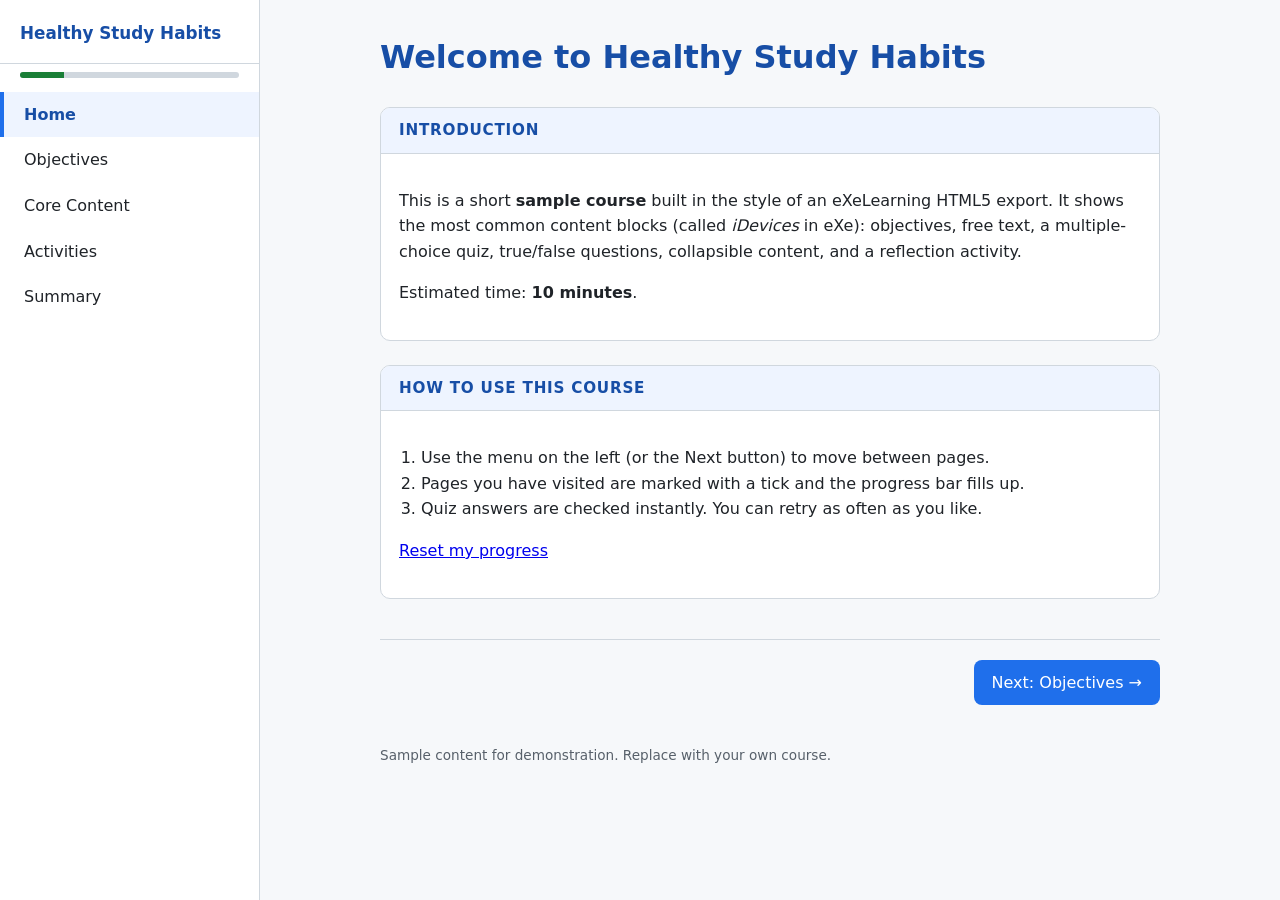
<file: index.html>
<!DOCTYPE html>
<html lang="en">
<head>
  <meta charset="utf-8">
  <meta name="viewport" content="width=device-width, initial-scale=1">
  <title>Home | Healthy Study Habits</title>
  <link rel="stylesheet" href="css/style.css">
</head>
<body>
<div class="layout">
  <nav class="sidebar">
    <p class="course-title">Healthy Study Habits</p>
    <div class="progress"><div></div></div>
    <ul>
      <li><a href="index.html">Home</a></li>
      <li><a href="objectives.html">Objectives</a></li>
      <li><a href="content.html">Core Content</a></li>
      <li><a href="activities.html">Activities</a></li>
      <li><a href="summary.html">Summary</a></li>
    </ul>
  </nav>

  <main>
    <h1>Welcome to Healthy Study Habits</h1>

    <div class="idevice">
      <h2 class="idevice-title">Introduction</h2>
      <div class="idevice-body">
        <p>This is a short <strong>sample course</strong> built in the style of an eXeLearning
        HTML5 export. It shows the most common content blocks (called <em>iDevices</em> in eXe):
        objectives, free text, a multiple-choice quiz, true/false questions, collapsible
        content, and a reflection activity.</p>
        <p>Estimated time: <strong>10 minutes</strong>.</p>
      </div>
    </div>

    <div class="idevice">
      <h2 class="idevice-title">How to use this course</h2>
      <div class="idevice-body">
        <ol>
          <li>Use the menu on the left (or the Next button) to move between pages.</li>
          <li>Pages you have visited are marked with a tick and the progress bar fills up.</li>
          <li>Quiz answers are checked instantly. You can retry as often as you like.</li>
        </ol>
        <p><a href="#" id="reset-progress">Reset my progress</a></p>
      </div>
    </div>

    <div class="pager">
      <span class="spacer">.</span>
      <a href="objectives.html">Next: Objectives &rarr;</a>
    </div>

    <footer>Sample content for demonstration. Replace with your own course.</footer>
  </main>
</div>
<script src="js/app.js"></script>
</body>
</html>
</file>
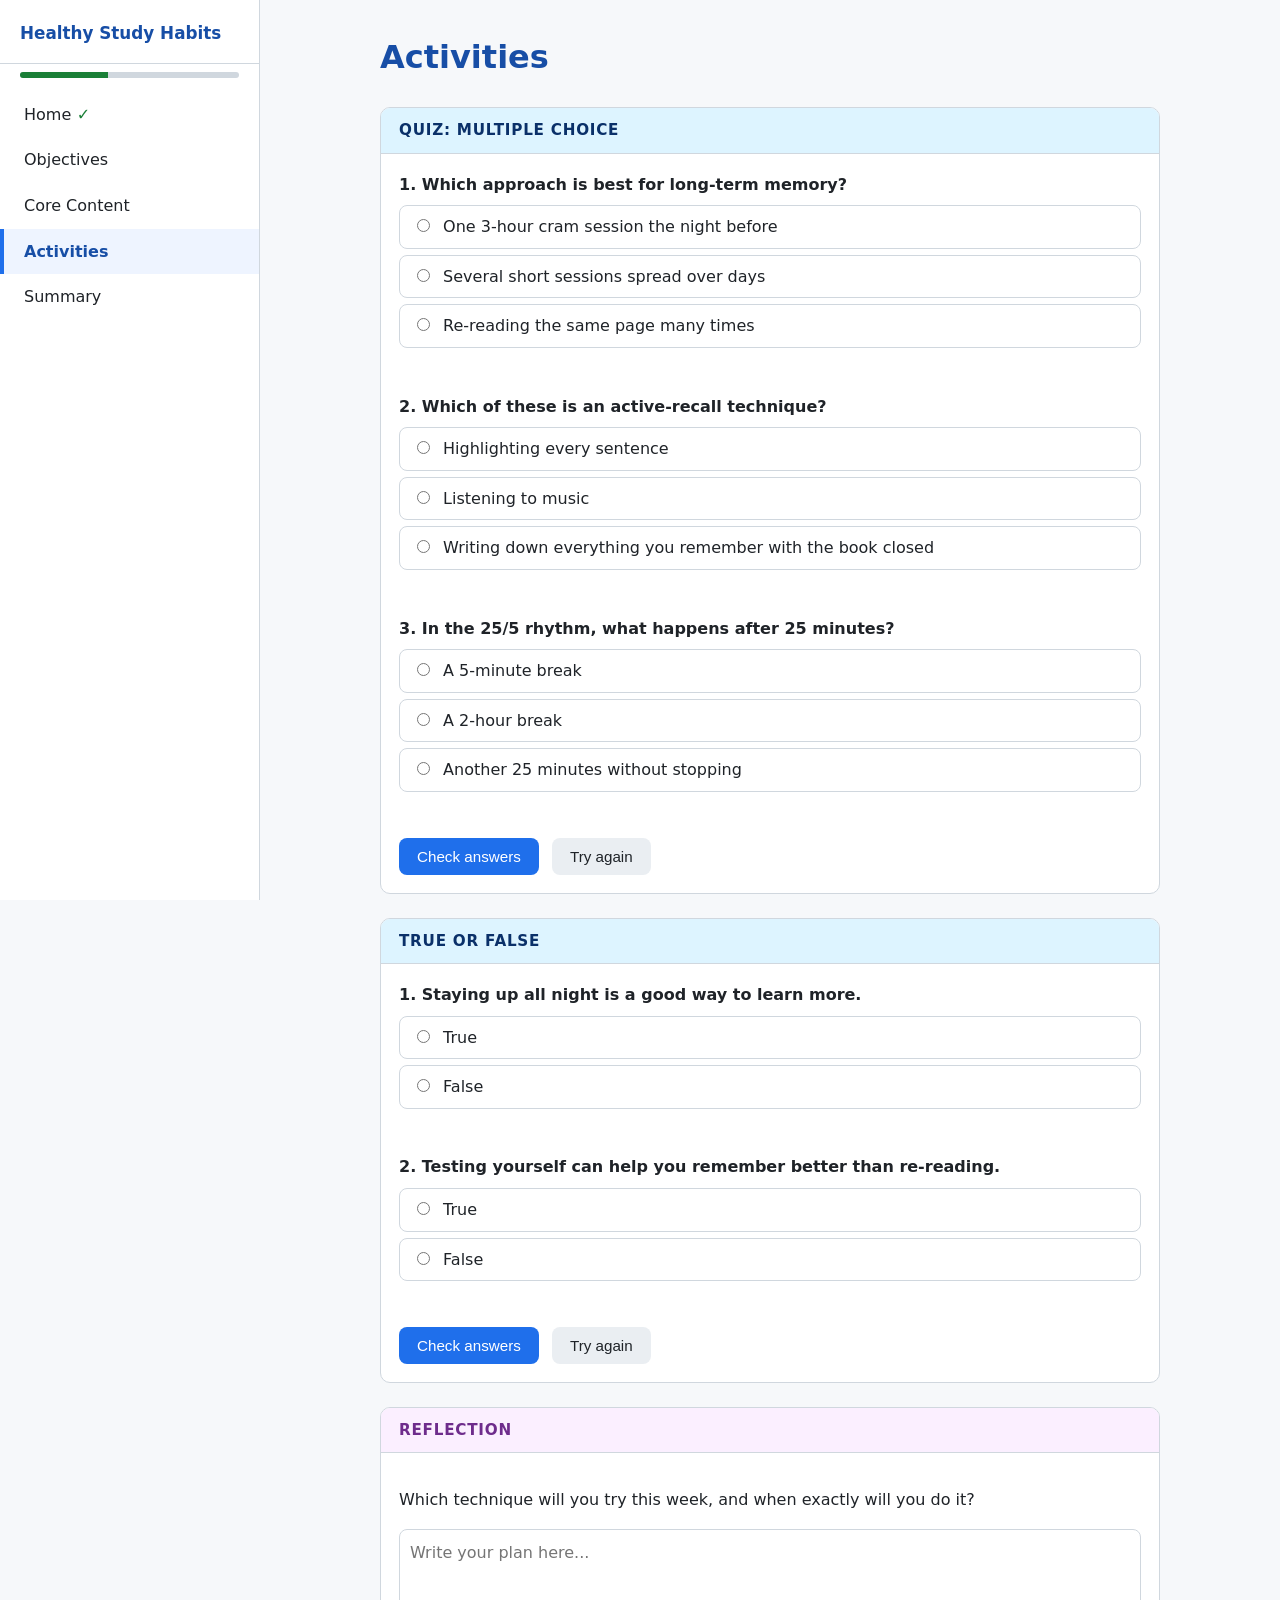
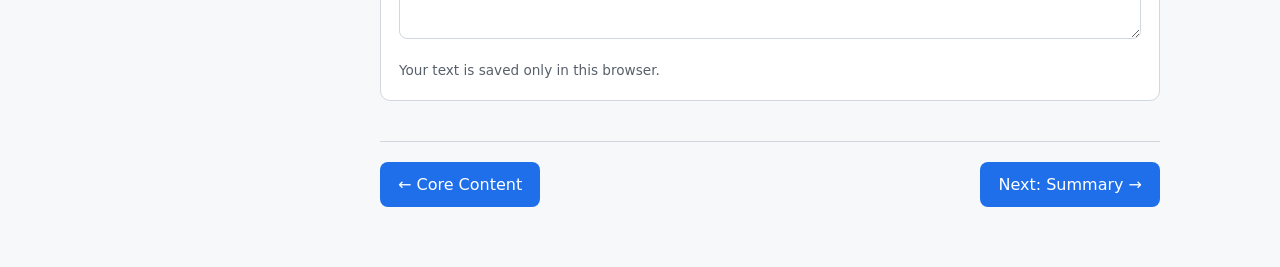
<file: activities.html>
<!DOCTYPE html>
<html lang="en">
<head>
  <meta charset="utf-8">
  <meta name="viewport" content="width=device-width, initial-scale=1">
  <title>Activities | Healthy Study Habits</title>
  <link rel="stylesheet" href="css/style.css">
</head>
<body>
<div class="layout">
  <nav class="sidebar">
    <p class="course-title">Healthy Study Habits</p>
    <div class="progress"><div></div></div>
    <ul>
      <li><a href="index.html">Home</a></li>
      <li><a href="objectives.html">Objectives</a></li>
      <li><a href="content.html">Core Content</a></li>
      <li><a href="activities.html">Activities</a></li>
      <li><a href="summary.html">Summary</a></li>
    </ul>
  </nav>

  <main>
    <h1>Activities</h1>

    <!-- Multiple choice -->
    <div class="idevice activity">
      <h2 class="idevice-title">Quiz: multiple choice</h2>
      <div class="idevice-body">
        <form class="quiz">
          <div class="question" data-answer="b"
               data-explain="Spacing sessions out strengthens long-term memory."
               data-hint="Think about spreading study over several days.">
            <div class="prompt">1. Which approach is best for long-term memory?</div>
            <div class="options">
              <label><input type="radio" name="q1" value="a"> One 3-hour cram session the night before</label>
              <label><input type="radio" name="q1" value="b"> Several short sessions spread over days</label>
              <label><input type="radio" name="q1" value="c"> Re-reading the same page many times</label>
            </div>
            <div class="feedback"></div>
          </div>

          <div class="question" data-answer="c"
               data-explain="Retrieving information from memory is what strengthens it."
               data-hint="Which option makes you retrieve information yourself?">
            <div class="prompt">2. Which of these is an active-recall technique?</div>
            <div class="options">
              <label><input type="radio" name="q2" value="a"> Highlighting every sentence</label>
              <label><input type="radio" name="q2" value="b"> Listening to music</label>
              <label><input type="radio" name="q2" value="c"> Writing down everything you remember with the book closed</label>
            </div>
            <div class="feedback"></div>
          </div>

          <div class="question" data-answer="a"
               data-explain="25 minutes of work, 5 minutes of rest."
               data-hint="It is a short work block followed by a very short rest.">
            <div class="prompt">3. In the 25/5 rhythm, what happens after 25 minutes?</div>
            <div class="options">
              <label><input type="radio" name="q3" value="a"> A 5-minute break</label>
              <label><input type="radio" name="q3" value="b"> A 2-hour break</label>
              <label><input type="radio" name="q3" value="c"> Another 25 minutes without stopping</label>
            </div>
            <div class="feedback"></div>
          </div>

          <button type="submit" class="btn">Check answers</button>
          <button type="reset" class="btn secondary">Try again</button>
          <div class="score"></div>
        </form>
      </div>
    </div>

    <!-- True / False -->
    <div class="idevice activity">
      <h2 class="idevice-title">True or false</h2>
      <div class="idevice-body">
        <form class="quiz">
          <div class="question" data-answer="false"
               data-explain="Sleep helps consolidate what you learned."
               data-hint="Memories are consolidated during sleep.">
            <div class="prompt">1. Staying up all night is a good way to learn more.</div>
            <div class="options">
              <label><input type="radio" name="tf1" value="true"> True</label>
              <label><input type="radio" name="tf1" value="false"> False</label>
            </div>
            <div class="feedback"></div>
          </div>

          <div class="question" data-answer="true"
               data-explain="Self-testing beats passive re-reading."
               data-hint="Testing yourself is more effective than re-reading.">
            <div class="prompt">2. Testing yourself can help you remember better than re-reading.</div>
            <div class="options">
              <label><input type="radio" name="tf2" value="true"> True</label>
              <label><input type="radio" name="tf2" value="false"> False</label>
            </div>
            <div class="feedback"></div>
          </div>

          <button type="submit" class="btn">Check answers</button>
          <button type="reset" class="btn secondary">Try again</button>
          <div class="score"></div>
        </form>
      </div>
    </div>

    <!-- Reflection -->
    <div class="idevice reflection">
      <h2 class="idevice-title">Reflection</h2>
      <div class="idevice-body">
        <p>Which technique will you try this week, and when exactly will you do it?</p>
        <textarea class="reflect" id="plan" placeholder="Write your plan here..."></textarea>
        <p style="font-size:.85rem;color:#57606a;margin-bottom:0">Your text is saved only in this browser.</p>
      </div>
    </div>

    <div class="pager">
      <a href="content.html">&larr; Core Content</a>
      <a href="summary.html">Next: Summary &rarr;</a>
    </div>
  </main>
</div>
<script src="js/app.js"></script>
</body>
</html>
</file>
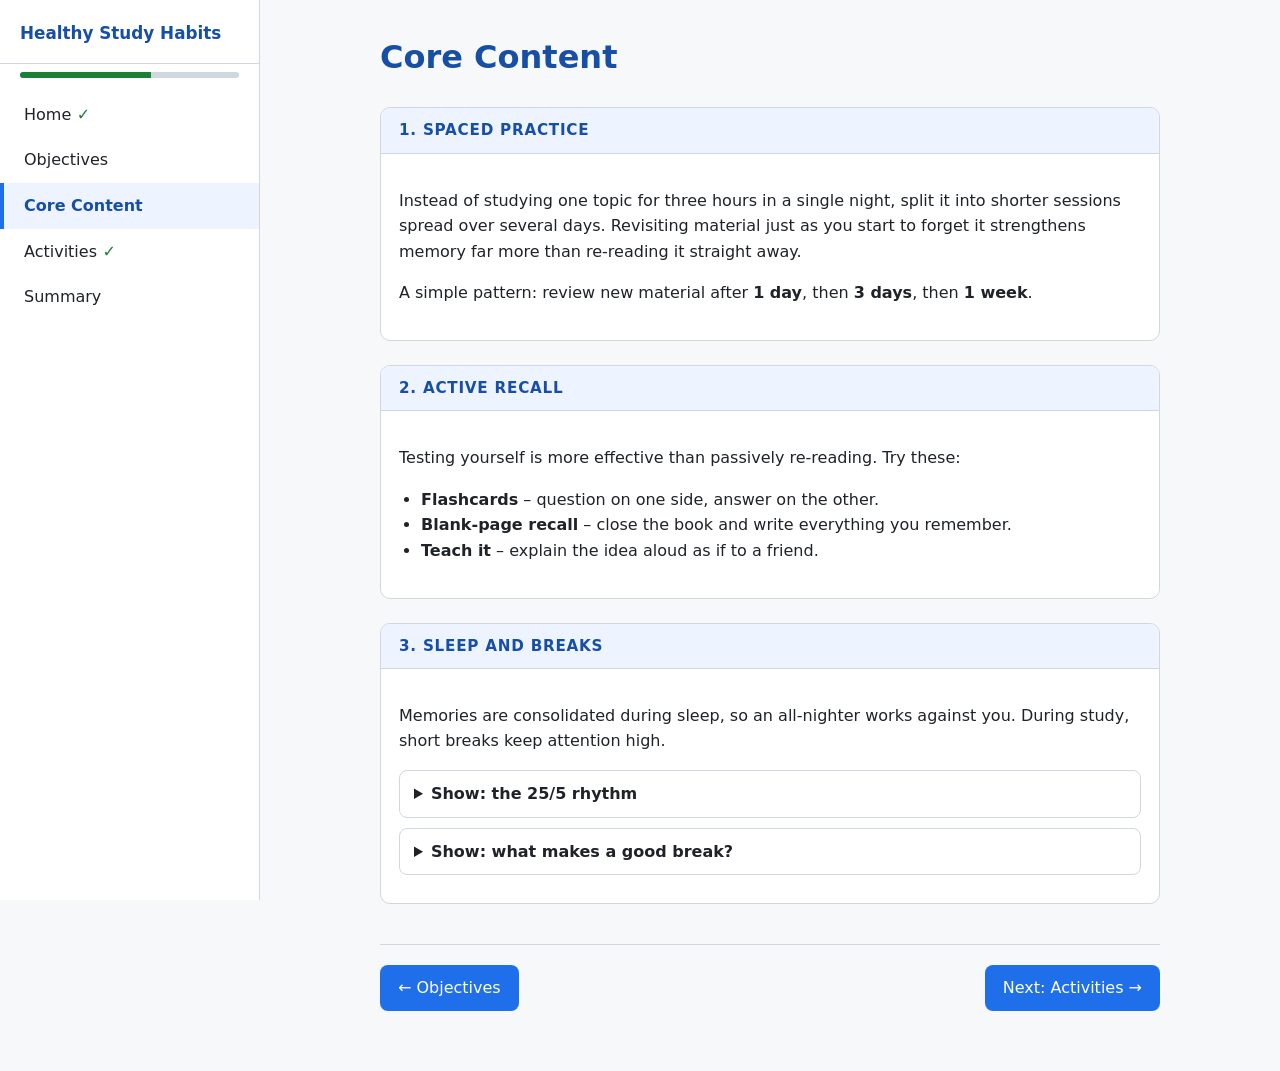
<file: content.html>
<!DOCTYPE html>
<html lang="en">
<head>
  <meta charset="utf-8">
  <meta name="viewport" content="width=device-width, initial-scale=1">
  <title>Core Content | Healthy Study Habits</title>
  <link rel="stylesheet" href="css/style.css">
</head>
<body>
<div class="layout">
  <nav class="sidebar">
    <p class="course-title">Healthy Study Habits</p>
    <div class="progress"><div></div></div>
    <ul>
      <li><a href="index.html">Home</a></li>
      <li><a href="objectives.html">Objectives</a></li>
      <li><a href="content.html">Core Content</a></li>
      <li><a href="activities.html">Activities</a></li>
      <li><a href="summary.html">Summary</a></li>
    </ul>
  </nav>

  <main>
    <h1>Core Content</h1>

    <div class="idevice">
      <h2 class="idevice-title">1. Spaced practice</h2>
      <div class="idevice-body">
        <p>Instead of studying one topic for three hours in a single night, split it into
        shorter sessions spread over several days. Revisiting material just as you start to
        forget it strengthens memory far more than re-reading it straight away.</p>
        <p>A simple pattern: review new material after <strong>1 day</strong>, then
        <strong>3 days</strong>, then <strong>1 week</strong>.</p>
      </div>
    </div>

    <div class="idevice">
      <h2 class="idevice-title">2. Active recall</h2>
      <div class="idevice-body">
        <p>Testing yourself is more effective than passively re-reading. Try these:</p>
        <ul>
          <li><strong>Flashcards</strong> &ndash; question on one side, answer on the other.</li>
          <li><strong>Blank-page recall</strong> &ndash; close the book and write everything you remember.</li>
          <li><strong>Teach it</strong> &ndash; explain the idea aloud as if to a friend.</li>
        </ul>
      </div>
    </div>

    <div class="idevice">
      <h2 class="idevice-title">3. Sleep and breaks</h2>
      <div class="idevice-body">
        <p>Memories are consolidated during sleep, so an all-nighter works against you.
        During study, short breaks keep attention high.</p>

        <details>
          <summary>Show: the 25/5 rhythm</summary>
          <p>Work for 25 minutes with full focus, then rest for 5 minutes. After four rounds,
          take a longer break of 15&ndash;30 minutes. This is often called the Pomodoro technique.</p>
        </details>

        <details>
          <summary>Show: what makes a good break?</summary>
          <p>Stand up, stretch, drink water, or look out of a window. Avoid starting a new
          screen-based distraction that is hard to stop.</p>
        </details>
      </div>
    </div>

    <div class="pager">
      <a href="objectives.html">&larr; Objectives</a>
      <a href="activities.html">Next: Activities &rarr;</a>
    </div>
  </main>
</div>
<script src="js/app.js"></script>
</body>
</html>
</file>
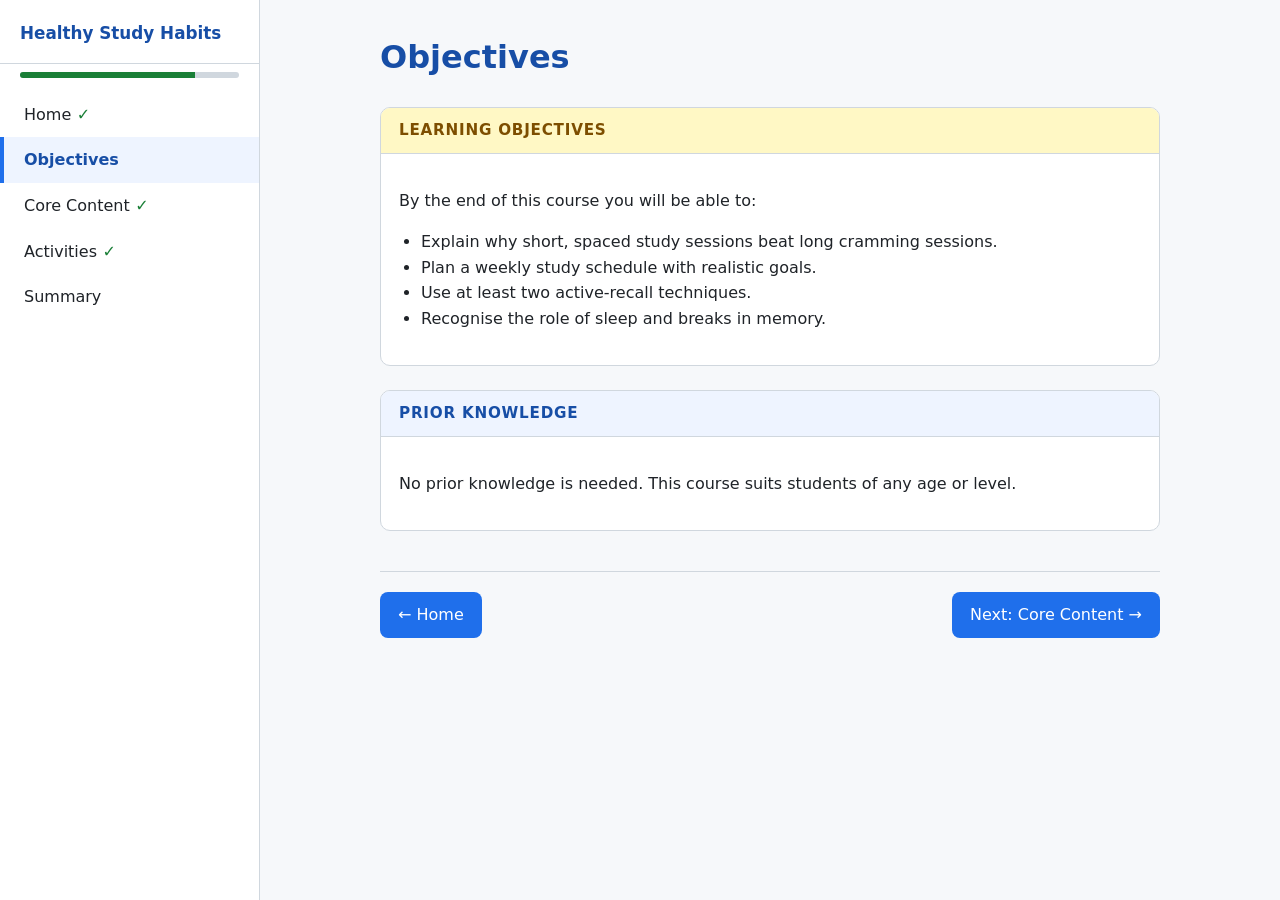
<file: objectives.html>
<!DOCTYPE html>
<html lang="en">
<head>
  <meta charset="utf-8">
  <meta name="viewport" content="width=device-width, initial-scale=1">
  <title>Objectives | Healthy Study Habits</title>
  <link rel="stylesheet" href="css/style.css">
</head>
<body>
<div class="layout">
  <nav class="sidebar">
    <p class="course-title">Healthy Study Habits</p>
    <div class="progress"><div></div></div>
    <ul>
      <li><a href="index.html">Home</a></li>
      <li><a href="objectives.html">Objectives</a></li>
      <li><a href="content.html">Core Content</a></li>
      <li><a href="activities.html">Activities</a></li>
      <li><a href="summary.html">Summary</a></li>
    </ul>
  </nav>

  <main>
    <h1>Objectives</h1>

    <div class="idevice objectives">
      <h2 class="idevice-title">Learning objectives</h2>
      <div class="idevice-body">
        <p>By the end of this course you will be able to:</p>
        <ul>
          <li>Explain why short, spaced study sessions beat long cramming sessions.</li>
          <li>Plan a weekly study schedule with realistic goals.</li>
          <li>Use at least two active-recall techniques.</li>
          <li>Recognise the role of sleep and breaks in memory.</li>
        </ul>
      </div>
    </div>

    <div class="idevice">
      <h2 class="idevice-title">Prior knowledge</h2>
      <div class="idevice-body">
        <p>No prior knowledge is needed. This course suits students of any age or level.</p>
      </div>
    </div>

    <div class="pager">
      <a href="index.html">&larr; Home</a>
      <a href="content.html">Next: Core Content &rarr;</a>
    </div>
  </main>
</div>
<script src="js/app.js"></script>
</body>
</html>
</file>
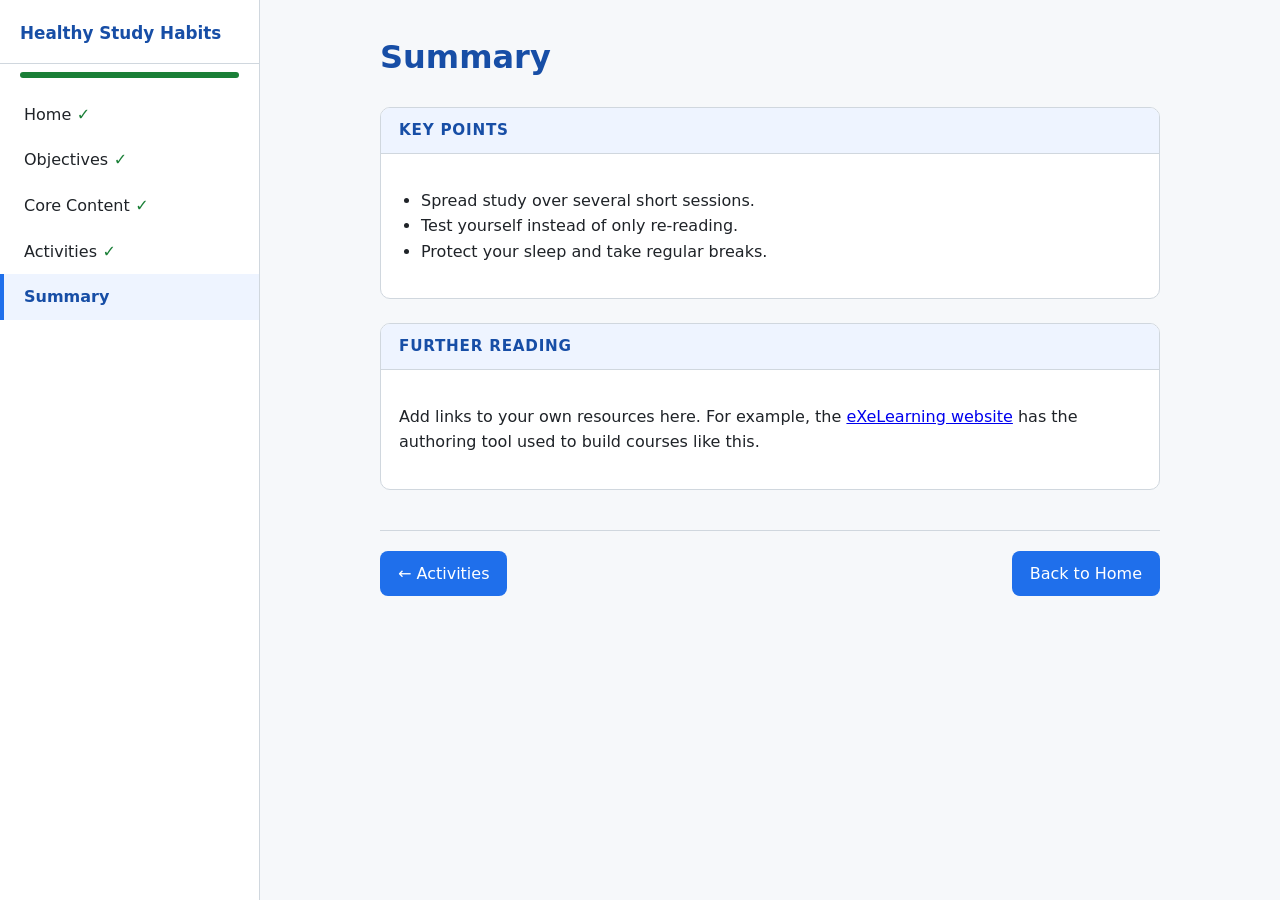
<file: summary.html>
<!DOCTYPE html>
<html lang="en">
<head>
  <meta charset="utf-8">
  <meta name="viewport" content="width=device-width, initial-scale=1">
  <title>Summary | Healthy Study Habits</title>
  <link rel="stylesheet" href="css/style.css">
</head>
<body>
<div class="layout">
  <nav class="sidebar">
    <p class="course-title">Healthy Study Habits</p>
    <div class="progress"><div></div></div>
    <ul>
      <li><a href="index.html">Home</a></li>
      <li><a href="objectives.html">Objectives</a></li>
      <li><a href="content.html">Core Content</a></li>
      <li><a href="activities.html">Activities</a></li>
      <li><a href="summary.html">Summary</a></li>
    </ul>
  </nav>

  <main>
    <h1>Summary</h1>

    <div class="idevice">
      <h2 class="idevice-title">Key points</h2>
      <div class="idevice-body">
        <ul>
          <li>Spread study over several short sessions.</li>
          <li>Test yourself instead of only re-reading.</li>
          <li>Protect your sleep and take regular breaks.</li>
        </ul>
      </div>
    </div>

    <div class="idevice">
      <h2 class="idevice-title">Further reading</h2>
      <div class="idevice-body">
        <p>Add links to your own resources here. For example, the
        <a href="https://exelearning.net/" target="_blank" rel="noopener">eXeLearning website</a>
        has the authoring tool used to build courses like this.</p>
      </div>
    </div>

    <div class="pager">
      <a href="activities.html">&larr; Activities</a>
      <a href="index.html">Back to Home</a>
    </div>
  </main>
</div>
<script src="js/app.js"></script>
</body>
</html>
</file>
<file: css/style.css>
:root {
  --brand: #1f6feb;
  --brand-dark: #174ea6;
  --bg: #f6f8fa;
  --card: #ffffff;
  --text: #1f2328;
  --muted: #57606a;
  --border: #d0d7de;
  --ok: #1a7f37;
  --ok-bg: #dafbe1;
  --bad: #cf222e;
  --bad-bg: #ffebe9;
  --idevice: #eef4ff;
}

* { box-sizing: border-box; }

body {
  margin: 0;
  font-family: system-ui, -apple-system, "Segoe UI", Roboto, sans-serif;
  color: var(--text);
  background: var(--bg);
  line-height: 1.6;
}

.layout {
  display: flex;
  min-height: 100vh;
}

/* ---------- Navigation (like the eXe page tree) ---------- */
nav.sidebar {
  width: 260px;
  flex-shrink: 0;
  background: var(--card);
  border-right: 1px solid var(--border);
  padding: 20px 0;
  position: sticky;
  top: 0;
  height: 100vh;
  overflow-y: auto;
}

nav.sidebar .course-title {
  padding: 0 20px 16px;
  margin: 0 0 8px;
  font-size: 1.05rem;
  font-weight: 700;
  color: var(--brand-dark);
  border-bottom: 1px solid var(--border);
}

nav.sidebar ul { list-style: none; margin: 0; padding: 0; }

nav.sidebar a {
  display: block;
  padding: 10px 20px;
  color: var(--text);
  text-decoration: none;
  border-left: 4px solid transparent;
}

nav.sidebar a:hover { background: var(--bg); }

nav.sidebar a.active {
  background: var(--idevice);
  border-left-color: var(--brand);
  font-weight: 600;
  color: var(--brand-dark);
}

nav.sidebar a.visited::after {
  content: " \2713";
  color: var(--ok);
  font-weight: 700;
}

/* ---------- Main content ---------- */
main {
  flex: 1;
  max-width: 860px;
  padding: 32px 40px 60px;
  margin: 0 auto;
}

main > h1 {
  margin-top: 0;
  font-size: 2rem;
  color: var(--brand-dark);
}

/* iDevice = eXe's term for a content block */
.idevice {
  background: var(--card);
  border: 1px solid var(--border);
  border-radius: 10px;
  margin: 24px 0;
  overflow: hidden;
}

.idevice > .idevice-title {
  margin: 0;
  padding: 10px 18px;
  font-size: 0.95rem;
  text-transform: uppercase;
  letter-spacing: 0.05em;
  background: var(--idevice);
  border-bottom: 1px solid var(--border);
  color: var(--brand-dark);
}

.idevice > .idevice-body { padding: 18px; }

.idevice.objectives > .idevice-title { background: #fff8c5; color: #7d4e00; }
.idevice.activity   > .idevice-title { background: #ddf4ff; color: #0a3069; }
.idevice.reflection > .idevice-title { background: #fbefff; color: #6e2c8c; }

.idevice ul, .idevice ol { padding-left: 22px; }

/* ---------- Quiz / true-false ---------- */
.question { margin-bottom: 22px; }
.question:last-of-type { margin-bottom: 8px; }
.question .prompt { font-weight: 600; margin-bottom: 8px; }

.options label {
  display: block;
  padding: 8px 12px;
  margin: 6px 0;
  border: 1px solid var(--border);
  border-radius: 8px;
  cursor: pointer;
}

.options label:hover { background: var(--bg); }
.options input { margin-right: 8px; }

.options label.correct { background: var(--ok-bg); border-color: var(--ok); }
.options label.incorrect { background: var(--bad-bg); border-color: var(--bad); }

.feedback { margin-top: 6px; font-size: 0.92rem; min-height: 1.2em; }
.feedback.ok { color: var(--ok); }
.feedback.bad { color: var(--bad); }

button.btn {
  background: var(--brand);
  color: #fff;
  border: 0;
  padding: 10px 18px;
  border-radius: 8px;
  font-size: 0.95rem;
  cursor: pointer;
}

button.btn:hover { background: var(--brand-dark); }
button.btn.secondary { background: #eaeef2; color: var(--text); margin-left: 8px; }
button.btn.secondary:hover { background: #d8dee4; }

.score {
  margin-top: 14px;
  padding: 10px 14px;
  border-radius: 8px;
  background: var(--idevice);
  font-weight: 600;
  display: none;
}

textarea.reflect {
  width: 100%;
  min-height: 110px;
  padding: 10px;
  border: 1px solid var(--border);
  border-radius: 8px;
  font: inherit;
}

details {
  border: 1px solid var(--border);
  border-radius: 8px;
  padding: 10px 14px;
  margin: 10px 0;
}

details summary { cursor: pointer; font-weight: 600; }

/* ---------- Pager ---------- */
.pager {
  display: flex;
  justify-content: space-between;
  margin-top: 40px;
  padding-top: 20px;
  border-top: 1px solid var(--border);
}

.pager a {
  text-decoration: none;
  color: #fff;
  background: var(--brand);
  padding: 10px 18px;
  border-radius: 8px;
}

.pager a:hover { background: var(--brand-dark); }
.pager .spacer { visibility: hidden; }

.progress {
  height: 6px;
  background: var(--border);
  border-radius: 3px;
  margin: 0 20px 14px;
  overflow: hidden;
}

.progress > div {
  height: 100%;
  width: 0;
  background: var(--ok);
  transition: width 0.3s;
}

footer {
  margin-top: 40px;
  color: var(--muted);
  font-size: 0.85rem;
}

/* ---------- Mobile ---------- */
@media (max-width: 800px) {
  .layout { flex-direction: column; }
  nav.sidebar {
    width: 100%;
    height: auto;
    position: static;
    border-right: 0;
    border-bottom: 1px solid var(--border);
  }
  nav.sidebar ul { display: flex; flex-wrap: wrap; }
  nav.sidebar a { border-left: 0; border-bottom: 3px solid transparent; padding: 8px 14px; }
  nav.sidebar a.active { border-bottom-color: var(--brand); }
  main { padding: 20px 16px 40px; }
}
</file>
